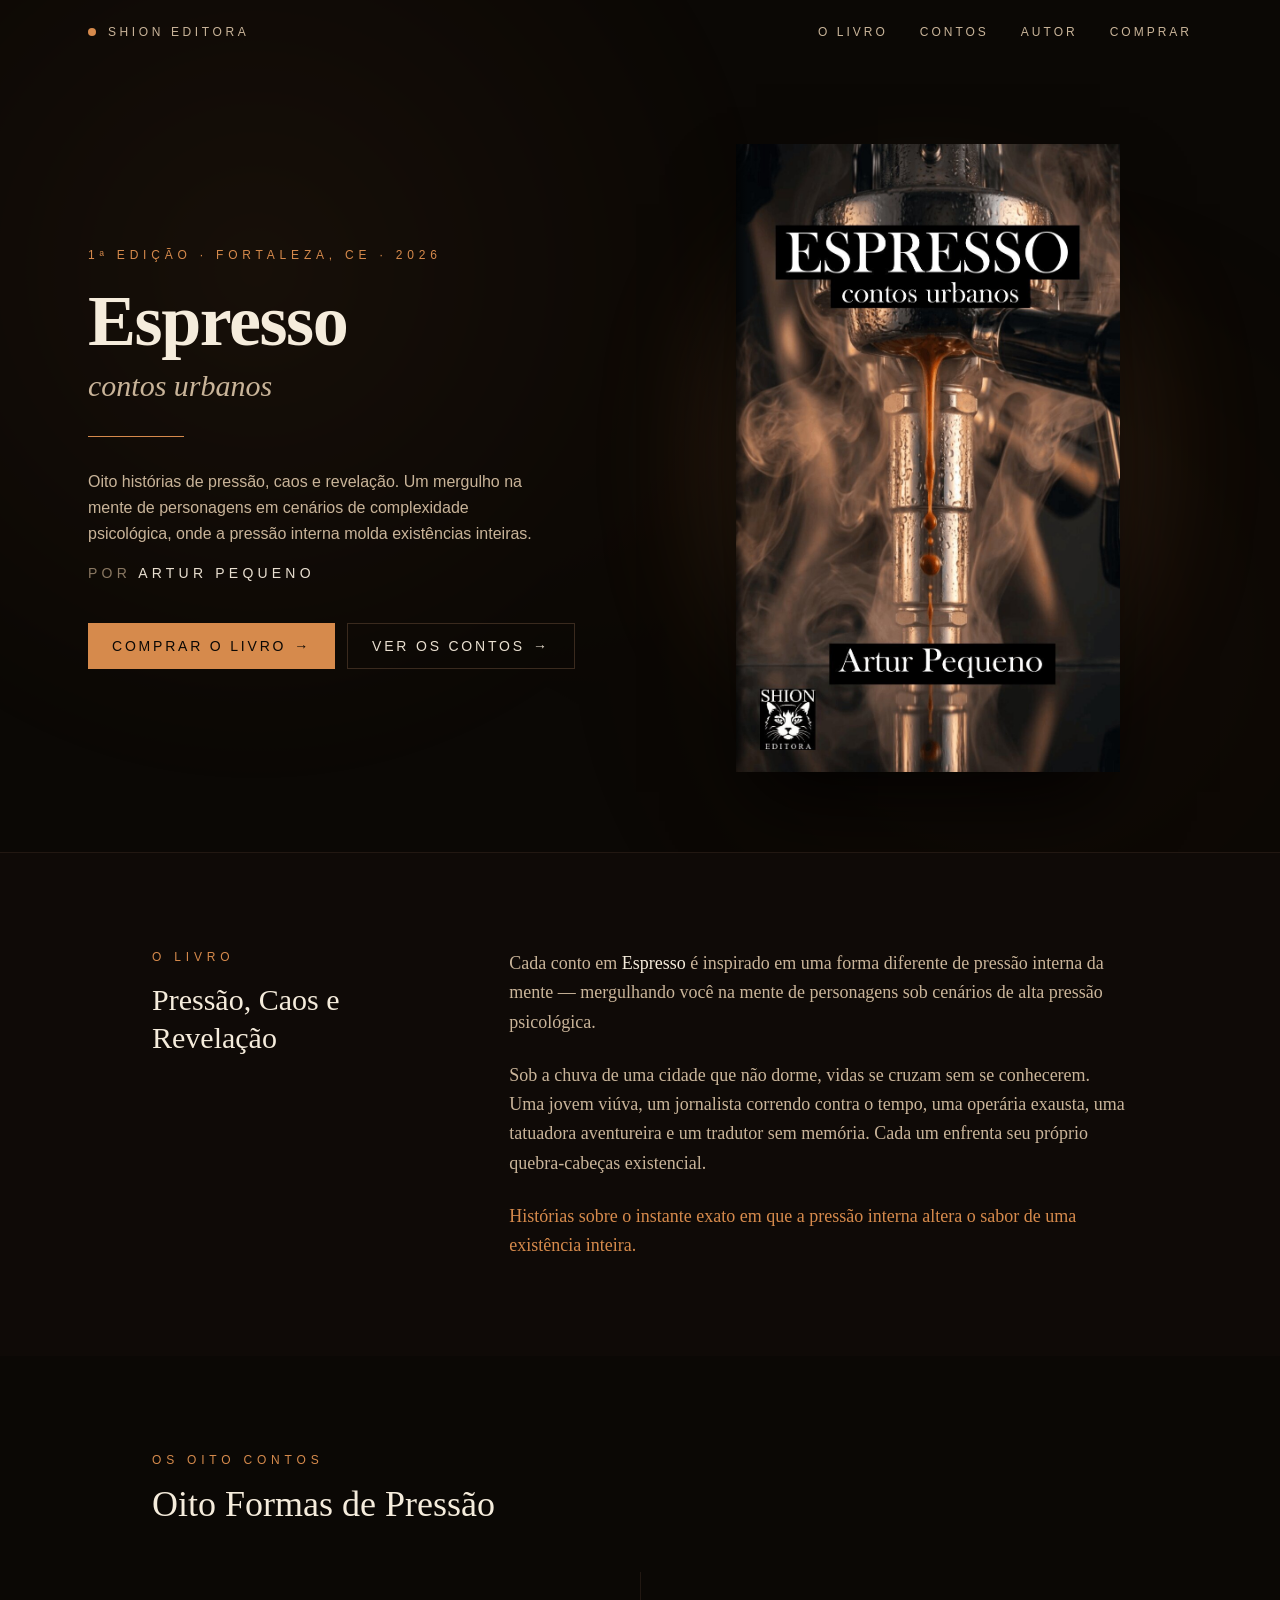
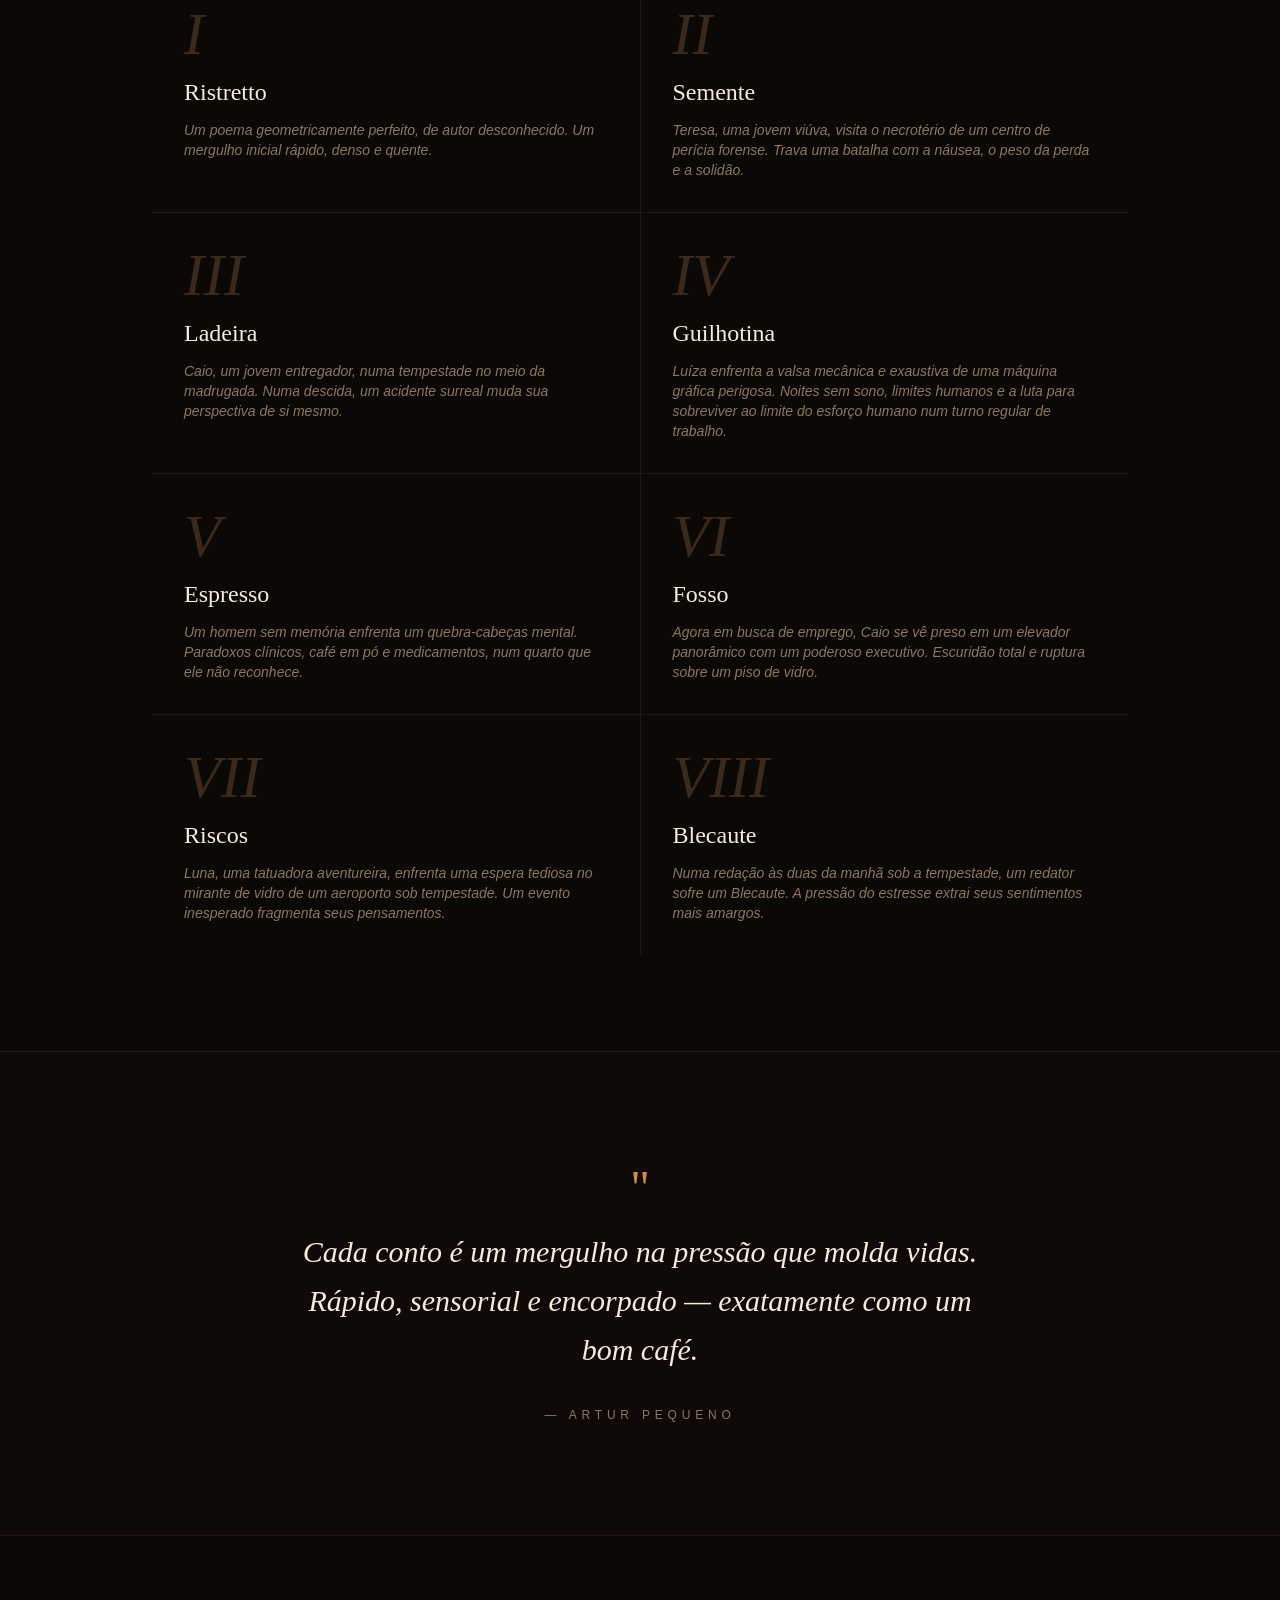
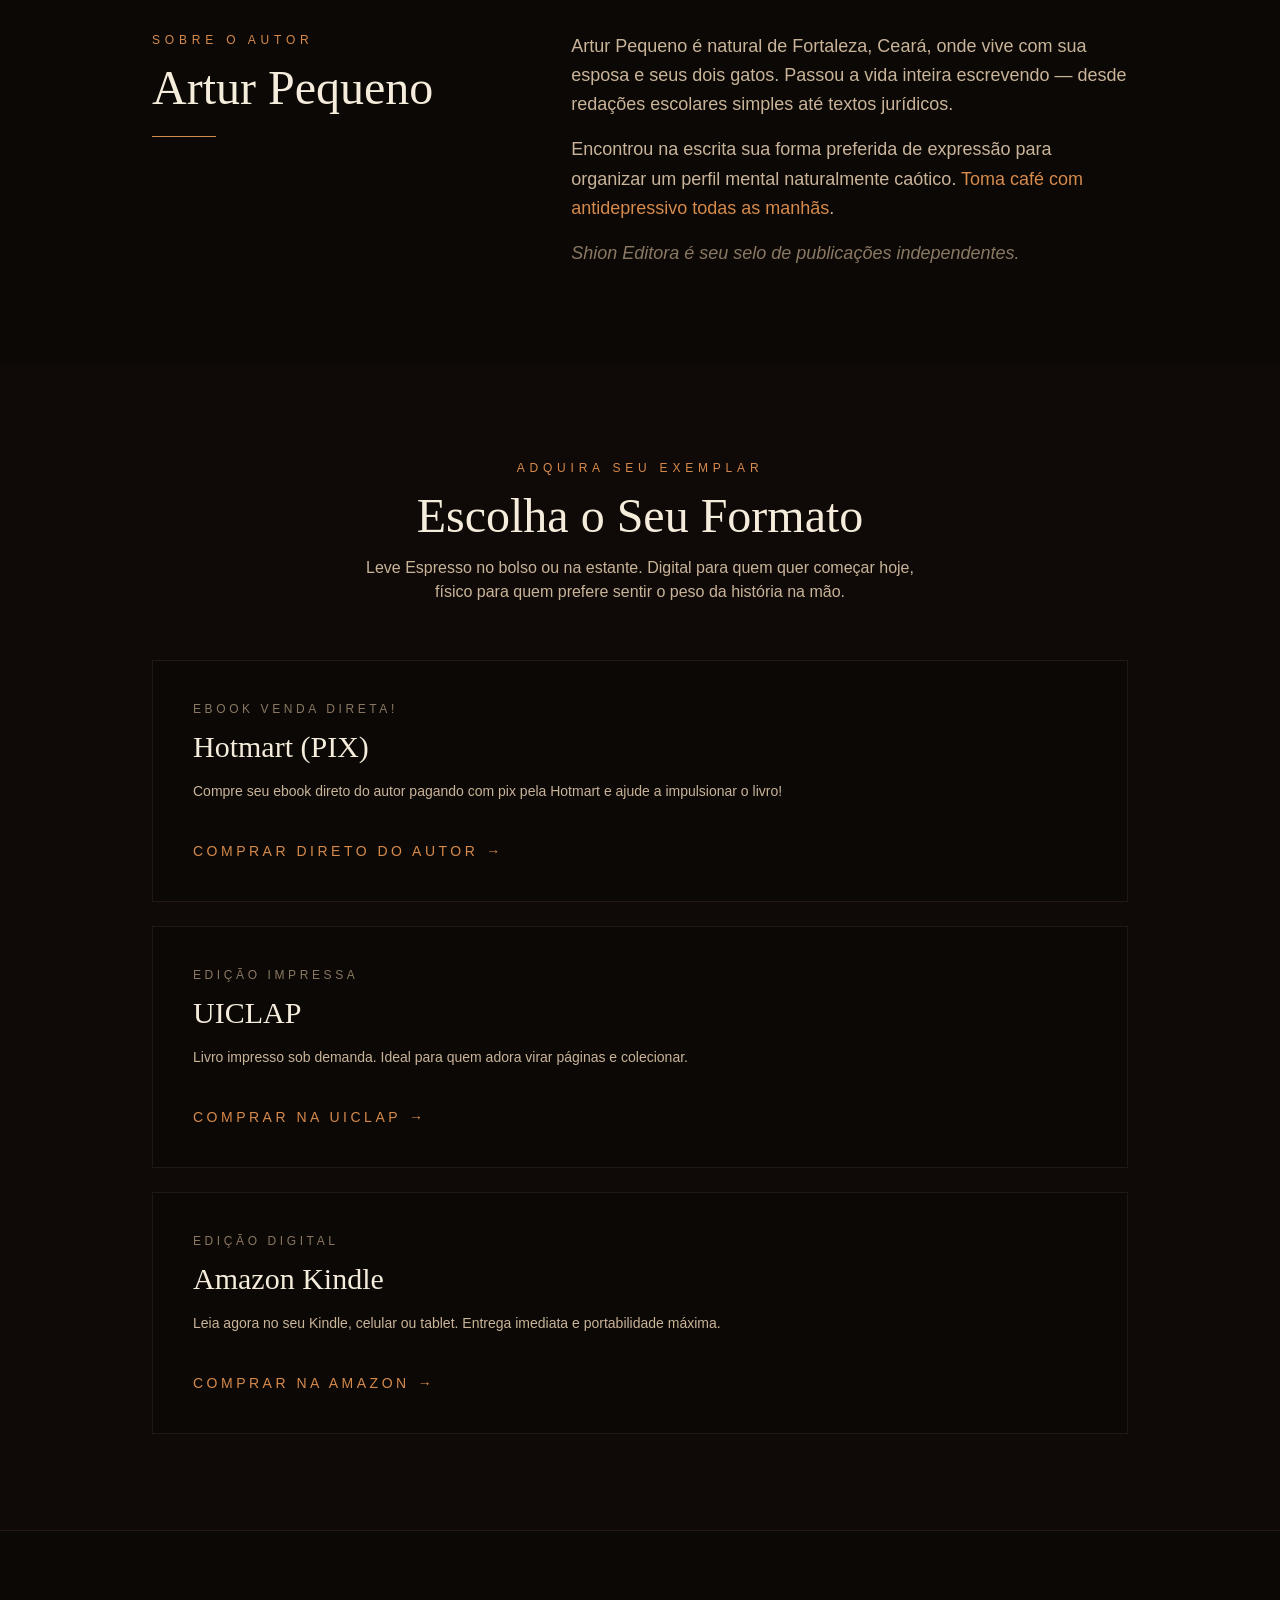
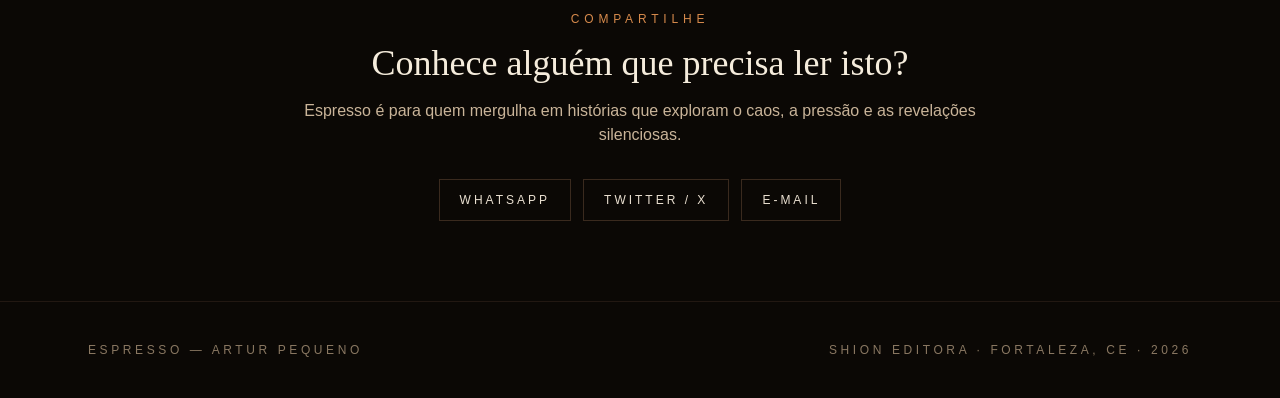
<file: index.html>
<!DOCTYPE html>
<html lang="pt-BR">

<head>
	<meta http-equiv="Content-Type" content="text/html; charset=UTF-8">
	<meta name="viewport" content="width=device-width, initial-scale=1">
	<link rel="preload" as="image" href="./assets/espresso-capa.jpg">
	<link rel="stylesheet" href="./assets/styles-BAvHs3tk.css"
		data-precedence="default">
	<link rel="stylesheet" href="./assets/css2" data-precedence="default">
	<title>Espresso: Contos Urbanos - Artur Pequeno</title>
	<meta name="description"
		content="Espresso: contos urbanos de Artur Pequeno. Oito histórias de pressão, caos e revelação. Um quebra-cabeças narrativo rápido, aromático e encorpado.">
	<meta name="author" content="Artur Pequeno">
	<meta property="og:title" content="Espresso: Contos Urbanos - Artur Pequeno">
	<meta property="og:description"
		content="Espresso: contos urbanos de Artur Pequeno. Oito histórias de pressão, caos e revelação. Um quebra-cabeças narrativo rápido, aromático e encorpado.">
	<meta property="og:type" content="book">
	<meta name="twitter:card" content="summary_large_image">
	<meta name="twitter:title" content="Espresso: Contos Urbanos - Artur Pequeno">
	<meta name="twitter:description"
		content="Espresso: contos urbanos de Artur Pequeno. Oito histórias de pressão, caos e revelação. Um quebra-cabeças narrativo rápido, aromático e encorpado.">
	<link rel="preconnect" href="https://fonts.googleapis.com/">
	<link rel="preconnect" href="https://fonts.gstatic.com/" crossorigin="anonymous">
	<style>
		@font-face {
			font-family: 'CameraPlainVariable';
			src: url('https://cdn.gpteng.co/mcp-widgets/v1/fonts/CameraPlainVariable.woff2') format('woff2');
			font-weight: 100 900;
			font-style: normal;
			font-display: swap;
		}
	</style>
</head>

<body>
	<div class="min-h-screen bg-[#0b0805] text-[#e9dfd0]" style="font-family:'Inter', sans-serif">
		<div aria-hidden="true" class="pointer-events-none fixed inset-0 opacity-[0.06]"
			style="background-image:radial-gradient(circle at 20% 30%, #d68a4c 0, transparent 45%), radial-gradient(circle at 80% 70%, #7a3f1d 0, transparent 40%)">
		</div>
		<header class="relative z-10 mx-auto flex max-w-6xl items-center justify-between px-6 py-6">
			<div class="flex items-center gap-3">
				<div class="h-2 w-2 rounded-full bg-[#d68a4c]"></div><span
					class="text-xs uppercase tracking-[0.3em] text-[#c9b499]">Shion Editora</span>
			</div>
			<nav class="hidden gap-8 text-xs uppercase tracking-[0.25em] text-[#c9b499] md:flex"><a
					href="#livro"
					class="hover:text-[#d68a4c] transition-colors">O Livro</a><a
					href="#contos"
					class="hover:text-[#d68a4c] transition-colors">Contos</a><a
					href="#autor"
					class="hover:text-[#d68a4c] transition-colors">Autor</a><a
					href="#comprar"
					class="hover:text-[#d68a4c] transition-colors">Comprar</a></nav>
		</header>
		<section
			class="relative z-10 mx-auto grid max-w-6xl grid-cols-1 items-center gap-12 px-6 pb-20 pt-10 md:grid-cols-2 md:pt-20">
			<div>
				<p class="text-xs uppercase tracking-[0.4em] text-[#d68a4c]">1ª Edição · Fortaleza, CE · 2026</p>
				<h1 class="mt-6 text-5xl leading-[0.95] text-[#f5ecdc] md:text-7xl"
					style="font-family:'Playfair Display', serif;font-weight:900;letter-spacing:-0.02em">
					Espresso</h1>
				<p class="mt-3 text-2xl italic text-[#c9b499] md:text-3xl"
					style="font-family:'Playfair Display', serif">contos urbanos</p>
				<div class="my-8 h-px w-24 bg-[#d68a4c]"></div>
				<p class="max-w-md text-base leading-relaxed text-[#c9b499]">Oito histórias de pressão, caos e revelação. Um mergulho na mente de personagens em cenários de complexidade psicológica, onde a pressão interna molda existências inteiras.</p>
				<p class="mt-4 text-sm uppercase tracking-[0.3em] text-[#8a7862]">por <span class="text-[#e9dfd0]">Artur Pequeno</span></p>
				<div class="mt-10 flex flex-wrap gap-3"><a href="#comprar"
						class="inline-flex items-center gap-2 bg-[#d68a4c] px-6 py-3 text-sm uppercase tracking-[0.2em] text-[#0b0805] transition-colors hover:bg-[#e9a366]">Comprar o Livro<span aria-hidden="true">→</span></a><a
						href="#contos"
						class="inline-flex items-center gap-2 border border-[#3a2a1e] px-6 py-3 text-sm uppercase tracking-[0.2em] text-[#e9dfd0] transition-colors hover:border-[#d68a4c] hover:text-[#d68a4c]">Ver os Contos<span aria-hidden="true">→</span></a>
				</div>
			</div>
			<div class="relative mx-auto w-full max-w-sm">
				<div aria-hidden="true" class="absolute -inset-8 -z-10 rounded-full opacity-40 blur-3xl"
					style="background:radial-gradient(circle, #d68a4c 0%, transparent 70%)"></div>
				<div class="relative shadow-[0_40px_80px_-20px_rgba(0,0,0,0.9)]"><img
						src="./assets/espresso-capa.jpg"
						alt="Capa do livro Espresso: contos urbanos, de Artur Pequeno" class="block w-full">
					<div class="absolute inset-y-0 left-0 w-3 bg-gradient-to-r from-black/60 to-transparent"></div>
				</div>
			</div>
		</section>
		<section id="livro" class="relative z-10 border-t border-[#221812] bg-[#0f0a07]">
			<div class="mx-auto grid max-w-5xl gap-12 px-6 py-24 md:grid-cols-[1fr_2fr]">
				<div>
					<p class="text-xs uppercase tracking-[0.4em] text-[#d68a4c]">O Livro</p>
					<h2 class="mt-4 text-3xl leading-tight text-[#f5ecdc]"
						style="font-family:'Playfair Display', serif">Pressão, Caos e Revelação</h2>
				</div>
				<div class="space-y-6 text-lg leading-relaxed text-[#c9b499]"
					style="font-family:'Playfair Display', serif">
					<p>Cada conto em <span class="text-[#f5ecdc]">Espresso</span> é inspirado em uma forma diferente de pressão interna da  mente — mergulhando você na mente de personagens sob cenários de alta pressão psicológica.</p>
					<p>Sob a chuva de uma cidade que não dorme, vidas se cruzam sem se conhecerem. Uma jovem viúva, um jornalista correndo contra o tempo, uma operária exausta, uma tatuadora aventureira e um tradutor sem memória. Cada um enfrenta seu próprio quebra-cabeças existencial.</p>
					<p class="text-[#d68a4c]">Histórias sobre o instante exato em que a pressão interna altera o sabor de uma existência inteira.</p>
				</div>
			</div>
		</section>
		<section id="contos" class="relative z-10 bg-[#0b0805]">
			<div class="mx-auto max-w-5xl px-6 py-24">
				<p class="text-xs uppercase tracking-[0.4em] text-[#d68a4c]">Os Oito Contos</p>
				<h2 class="mt-4 text-4xl text-[#f5ecdc]" style="font-family:'Playfair Display', serif">Oito Formas de Pressão</h2>
				<div class="mt-12 grid gap-px bg-[#221812] md:grid-cols-2">
					<article class="group flex flex-col gap-3 bg-[#0b0805] p-8 transition-colors hover:bg-[#12090a]">
						<span class="text-6xl text-[#3a2a1e] transition-colors group-hover:text-[#d68a4c]"
							style="font-family:'Playfair Display', serif;font-style:italic">I</span>
						<h3 class="text-2xl text-[#f5ecdc]" style="font-family:'Playfair Display', serif">Ristretto</h3>
						<p class="text-sm italic text-[#8a7862]"> Um poema geometricamente perfeito, de autor desconhecido. Um mergulho inicial rápido, denso e quente.</p>
					</article>
					<article class="group flex flex-col gap-3 bg-[#0b0805] p-8 transition-colors hover:bg-[#12090a]">
						<span class="text-6xl text-[#3a2a1e] transition-colors group-hover:text-[#d68a4c]"
							style="font-family:'Playfair Display', serif;font-style:italic">II</span>
						<h3 class="text-2xl text-[#f5ecdc]" style="font-family:'Playfair Display', serif">Semente</h3>
						<p class="text-sm italic text-[#8a7862]">Teresa, uma jovem viúva, visita o necrotério de um centro de perícia forense. Trava uma batalha com a náusea, o peso da perda e a solidão.</p>
					</article>
					<article class="group flex flex-col gap-3 bg-[#0b0805] p-8 transition-colors hover:bg-[#12090a]">
						<span class="text-6xl text-[#3a2a1e] transition-colors group-hover:text-[#d68a4c]"
							style="font-family:'Playfair Display', serif;font-style:italic">III</span>
						<h3 class="text-2xl text-[#f5ecdc]" style="font-family:'Playfair Display', serif">Ladeira</h3>
						<p class="text-sm italic text-[#8a7862]">Caio, um jovem entregador, numa tempestade no meio da madrugada. Numa descida, um acidente surreal muda sua perspectiva de si mesmo.</p>
					</article>
					<article class="group flex flex-col gap-3 bg-[#0b0805] p-8 transition-colors hover:bg-[#12090a]">
						<span class="text-6xl text-[#3a2a1e] transition-colors group-hover:text-[#d68a4c]"
							style="font-family:'Playfair Display', serif;font-style:italic">IV</span>
						<h3 class="text-2xl text-[#f5ecdc]" style="font-family:'Playfair Display', serif">Guilhotina</h3>
						<p class="text-sm italic text-[#8a7862]">Luíza enfrenta a valsa mecânica e exaustiva de uma máquina gráfica perigosa. Noites sem sono, limites humanos e a luta para sobreviver ao limite do esforço humano num turno regular de trabalho.</p>
					</article>
					<article class="group flex flex-col gap-3 bg-[#0b0805] p-8 transition-colors hover:bg-[#12090a]">
						<span class="text-6xl text-[#3a2a1e] transition-colors group-hover:text-[#d68a4c]"
							style="font-family:'Playfair Display', serif;font-style:italic">V</span>
						<h3 class="text-2xl text-[#f5ecdc]" style="font-family:'Playfair Display', serif">Espresso</h3>
						<p class="text-sm italic text-[#8a7862]">Um homem sem memória enfrenta um quebra-cabeças mental. Paradoxos clínicos, café em pó e medicamentos, num quarto que ele não reconhece.</p>
					</article>
					<article class="group flex flex-col gap-3 bg-[#0b0805] p-8 transition-colors hover:bg-[#12090a]">
						<span class="text-6xl text-[#3a2a1e] transition-colors group-hover:text-[#d68a4c]"
							style="font-family:'Playfair Display', serif;font-style:italic">VI</span>
						<h3 class="text-2xl text-[#f5ecdc]" style="font-family:'Playfair Display', serif">Fosso</h3>
						<p class="text-sm italic text-[#8a7862]">Agora em busca de emprego, Caio se vê preso em um elevador panorâmico com um poderoso executivo. Escuridão total e ruptura sobre um piso de vidro.</p>
					</article>
					<article class="group flex flex-col gap-3 bg-[#0b0805] p-8 transition-colors hover:bg-[#12090a]">
						<span class="text-6xl text-[#3a2a1e] transition-colors group-hover:text-[#d68a4c]"
							style="font-family:'Playfair Display', serif;font-style:italic">VII</span>
						<h3 class="text-2xl text-[#f5ecdc]" style="font-family:'Playfair Display', serif">Riscos</h3>
						<p class="text-sm italic text-[#8a7862]">Luna, uma tatuadora aventureira, enfrenta uma espera tediosa no mirante de vidro de um aeroporto sob tempestade. Um evento inesperado fragmenta seus pensamentos.</p>
					</article>
					<article class="group flex flex-col gap-3 bg-[#0b0805] p-8 transition-colors hover:bg-[#12090a]">
						<span class="text-6xl text-[#3a2a1e] transition-colors group-hover:text-[#d68a4c]"
							style="font-family:'Playfair Display', serif;font-style:italic">VIII</span>
						<h3 class="text-2xl text-[#f5ecdc]" style="font-family:'Playfair Display', serif">Blecaute</h3>
						<p class="text-sm italic text-[#8a7862]">Numa redação às duas da manhã sob a tempestade, um redator sofre um Blecaute. A pressão do estresse extrai seus sentimentos mais amargos.</p>
					</article>
				</div>
			</div>
		</section>
		<section class="relative z-10 border-y border-[#221812] bg-[#0f0a07]">
			<div class="mx-auto max-w-3xl px-6 py-28 text-center"><span class="text-5xl text-[#d68a4c]"
					style="font-family:'Playfair Display', serif">"</span>
				<blockquote class="mt-4 text-2xl leading-relaxed text-[#f5ecdc] md:text-3xl"
					style="font-family:'Playfair Display', serif;font-style:italic">Cada conto é um mergulho na pressão que molda vidas. Rápido, sensorial e encorpado — exatamente como um bom café.</blockquote>
				<p class="mt-8 text-xs uppercase tracking-[0.4em] text-[#8a7862]">— Artur Pequeno</p>
			</div>
		</section>
		<section id="autor" class="relative z-10 bg-[#0b0805]">
			<div class="mx-auto grid max-w-5xl gap-12 px-6 py-24 md:grid-cols-[2fr_3fr]">
				<div>
					<p class="text-xs uppercase tracking-[0.4em] text-[#d68a4c]">Sobre o Autor</p>
					<h2 class="mt-4 text-5xl text-[#f5ecdc]" style="font-family:'Playfair Display', serif">Artur Pequeno</h2>
					<div class="my-6 h-px w-16 bg-[#d68a4c]"></div>
				</div>
				<div class="space-y-4 text-lg leading-relaxed text-[#c9b499]">
					<p>Artur Pequeno é natural de Fortaleza, Ceará, onde vive com sua esposa e seus dois gatos. Passou a vida inteira escrevendo — desde redações escolares simples até textos jurídicos.</p>
					<p>Encontrou na escrita sua forma preferida de expressão para organizar um perfil mental naturalmente caótico. <span class="text-[#d68a4c]">Toma café com antidepressivo todas as manhãs</span>.</p>
					<p class="italic text-[#8a7862]">Shion Editora é seu selo de publicações independentes.</p>
				</div>
			</div>
		</section>
		<section id="comprar" class="relative z-10 bg-[#0f0a07]">
			<div class="mx-auto max-w-5xl px-6 py-24">
				<div class="text-center">
					<p class="text-xs uppercase tracking-[0.4em] text-[#d68a4c]">Adquira Seu Exemplar</p>
					<h2 class="mt-4 text-4xl text-[#f5ecdc] md:text-5xl"
						style="font-family:'Playfair Display', serif">Escolha o Seu Formato</h2>
					<p class="mx-auto mt-4 max-w-xl text-[#c9b499]">Leve Espresso no bolso ou na estante. Digital para quem quer começar hoje, físico para quem prefere sentir o peso da história na mão.</p>
				</div>
				<div class="mt-14 grid gap-6 md:grid-cols-3"><a			
						href="https://pay.hotmart.com/Q106826518L" target="_blank" 
						rel="noopener noreferrer"
						class="group flex flex-col justify-between border border-[#221812] bg-[#0b0805] p-10 transition-all hover:border-[#d68a4c] hover:bg-[#12090a]">
						<div>
							<p class="text-xs uppercase tracking-[0.3em] text-[#8a7862]">Ebook venda direta!</p>
							<h3 class="mt-3 text-3xl text-[#f5ecdc]"
								style="font-family:'Playfair Display', serif">Hotmart (PIX)</h3>
							<p class="mt-4 text-sm text-[#c9b499]">Compre seu ebook direto do autor pagando com pix pela Hotmart e ajude a impulsionar o livro!</p>
						</div><span
							class="mt-10 inline-flex items-center gap-2 text-sm uppercase tracking-[0.25em] text-[#d68a4c]">Comprar direto do autor<span class="transition-transform group-hover:translate-x-1">→</span></span>
					</a><a 	
						href="https://loja.uiclap.com/titulo/ua186109" target="_blank" 
						rel="noopener noreferrer"
						class="group flex flex-col justify-between border border-[#221812] bg-[#0b0805] p-10 transition-all hover:border-[#d68a4c] hover:bg-[#12090a]">
						<div>
							<p class="text-xs uppercase tracking-[0.3em] text-[#8a7862]">Edição Impressa</p>
							<h3 class="mt-3 text-3xl text-[#f5ecdc]"
								style="font-family:'Playfair Display', serif">UICLAP</h3>
							<p class="mt-4 text-sm text-[#c9b499]">Livro impresso sob demanda. Ideal para quem adora virar páginas e colecionar.</p>
						</div><span
							class="mt-10 inline-flex items-center gap-2 text-sm uppercase tracking-[0.25em] text-[#d68a4c]">Comprar na UICLAP<span class="transition-transform group-hover:translate-x-1">→</span></span>
					</a><a 										 
						href="https://www.amazon.com.br/dp/B0H9X6TXRF" target="_blank"
						rel="noopener noreferrer"
						class="group flex flex-col justify-between border border-[#221812] bg-[#0b0805] p-10 transition-all hover:border-[#d68a4c] hover:bg-[#12090a]">
						<div>
							<p class="text-xs uppercase tracking-[0.3em] text-[#8a7862]">Edição Digital</p>
							<h3 class="mt-3 text-3xl text-[#f5ecdc]"
								style="font-family:'Playfair Display', serif">Amazon Kindle</h3>
							<p class="mt-4 text-sm text-[#c9b499]">Leia agora no seu Kindle, celular ou tablet. Entrega imediata e portabilidade máxima.</p>
						
						</div>
						<span class="mt-10 inline-flex items-center gap-2 text-sm uppercase tracking-[0.25em] text-[#d68a4c]">Comprar na Amazon<span class="transition-transform group-hover:translate-x-1">→</span></span>
					</a>
				</div>
			</div>
		</section>
		<section class="relative z-10 border-t border-[#221812] bg-[#0b0805]">
			<div class="mx-auto max-w-3xl px-6 py-20 text-center">
				<p class="text-xs uppercase tracking-[0.4em] text-[#d68a4c]">Compartilhe</p>
				<h2 class="mt-4 text-3xl text-[#f5ecdc] md:text-4xl"
					style="font-family:'Playfair Display', serif">Conhece alguém que precisa ler isto?</h2>
				<p class="mt-4 text-[#c9b499]">Espresso é para quem mergulha em histórias que exploram o caos, a pressão e as revelações silenciosas.
				</p>
				<div class="mt-8 flex flex-wrap justify-center gap-3"><a
						href="https://api.whatsapp.com/send?text=Achei%20esse%20livro%20de%20contos%20chamado%20Espresso%2C%20do%20Artur%20Pequeno.%20D%C3%A1%20uma%20olhada%3A%20:https://arturpequeno.github.io/espresso-contos-urbanos/"
						target="https://arturpequeno.github.io/espresso-contos-urbanos/" rel="noopener noreferrer"
						class="border border-[#3a2a1e] px-5 py-3 text-xs uppercase tracking-[0.25em] text-[#e9dfd0] transition-colors hover:border-[#d68a4c] hover:text-[#d68a4c]">WhatsApp</a><a
						href="https://twitter.com/intent/tweet?text=Espresso%20—%20contos%20urbanos%2C%20de%20Artur%20Pequeno.%20Um%20quebra-cabe%C3%A7as%20narrativo%20r%C3%A1pido%2C%20arom%C3%A1tico%20e%20encorpado%20https://arturpequeno.github.io/espresso-contos-urbanos/"
						target="https://arturpequeno.github.io/espresso-contos-urbanos/" rel="noopener noreferrer"
						class="border border-[#3a2a1e] px-5 py-3 text-xs uppercase tracking-[0.25em] text-[#e9dfd0] transition-colors hover:border-[#d68a4c] hover:text-[#d68a4c]">Twitter / X</a><a
						href="mailto:?subject=Espresso%20—%20contos%20urbanos&amp;body=Achei%20esse%20livro%20de%20contos%20que%20talvez%20voc%C3%AA%20goste.https://arturpequeno.github.io/espresso-contos-urbanos/"
						class="border border-[#3a2a1e] px-5 py-3 text-xs uppercase tracking-[0.25em] text-[#e9dfd0] transition-colors hover:border-[#d68a4c] hover:text-[#d68a4c]">E-mail</a>
				</div>
			</div>
		</section>
		<footer class="relative z-10 border-t border-[#221812] bg-[#0b0805]">
			<div
				class="mx-auto flex max-w-6xl flex-col items-center justify-between gap-4 px-6 py-10 text-xs uppercase tracking-[0.3em] text-[#8a7862] md:flex-row">
				<span>Espresso — Artur Pequeno</span><span>Shion Editora · Fortaleza, CE · 2026</span>
			</div>
		</footer>
	</div>
</body>

</html>
</file>
